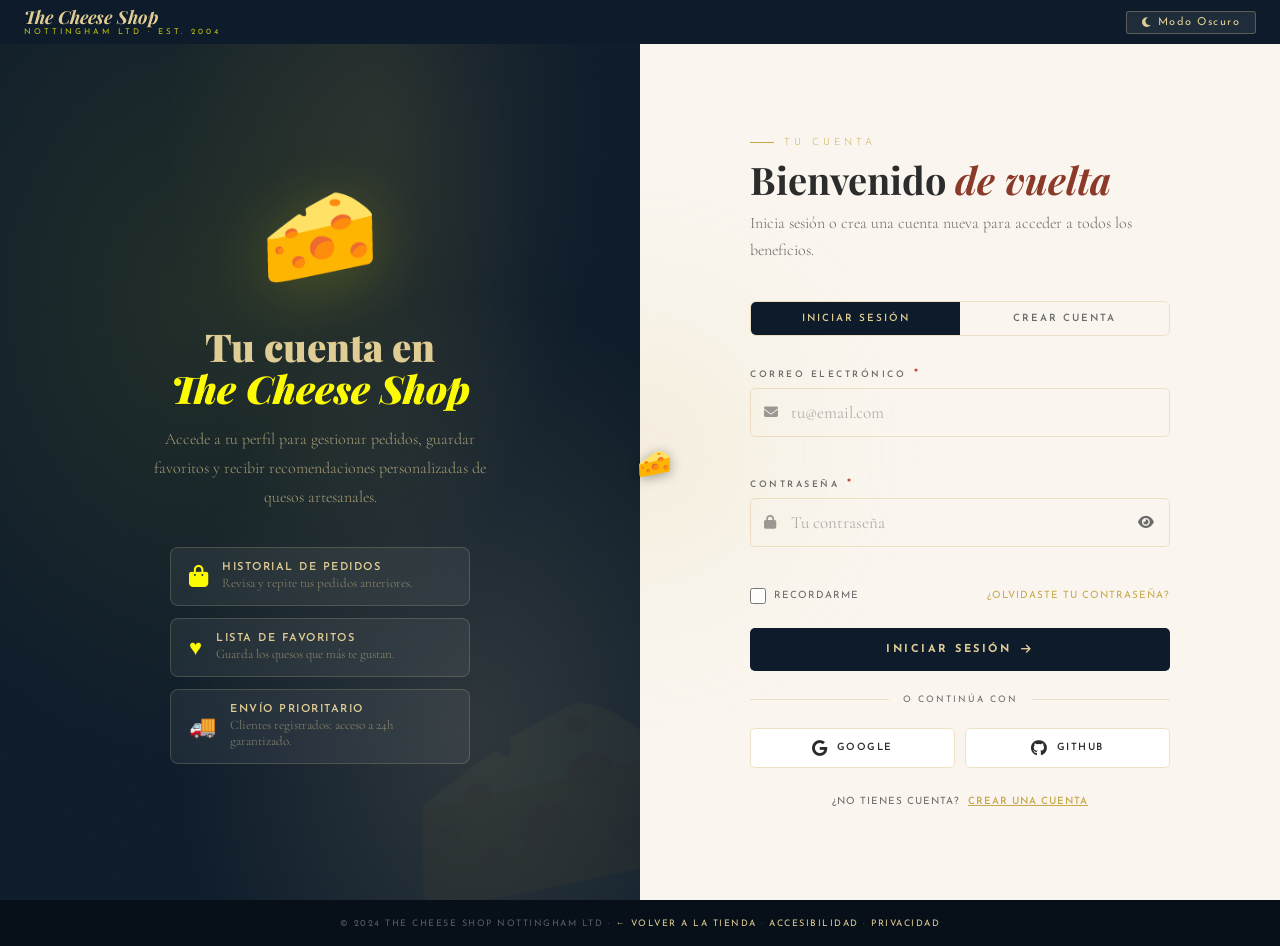
<file: login.html>
<!DOCTYPE html>
<html lang="es" data-theme="light">
<head>
<meta charset="UTF-8">
<meta name="viewport" content="width=device-width, initial-scale=1.0">
<title>Iniciar Sesión · The Cheese Shop Nottingham</title>
<meta name="description" content="Accede a tu cuenta en The Cheese Shop Nottingham. Gestiona tus pedidos y preferencias de quesos artesanales.">
<link rel="preconnect" href="https://fonts.googleapis.com">
<link href="https://fonts.googleapis.com/css2?family=Playfair+Display:ital,wght@0,400;0,600;0,700;0,900;1,400;1,700&family=Cormorant+Garamond:ital,wght@0,300;0,400;0,500;1,300;1,400&family=Josefin+Sans:wght@200;300;400;600;700&display=swap" rel="stylesheet">
<!-- Font Awesome -->
<link rel="stylesheet" href="https://cdnjs.cloudflare.com/ajax/libs/font-awesome/6.5.0/css/all.min.css">
<link rel="stylesheet" href="login.css">
</head>
<body>

<!-- CURSOR FOG EFFECT -->
<div class="cursor-fog" id="cursor-fog" aria-hidden="true"></div>
<!-- CHEESE CURSOR -->
<div class="cursor-cheese" id="cursor-cheese" aria-hidden="true">🧀</div>

<!-- SKIP LINK -->
<a href="#login-form" class="skip-link">Saltar al formulario de inicio de sesión</a>

<!-- TOP BAR -->
<header class="top-bar" role="banner">
  <a class="top-bar-brand" href="index.html" aria-label="The Cheese Shop Nottingham">
    <span class="top-bar-name">The Cheese Shop</span>
    <span class="top-bar-sub">Nottingham Ltd · Est. 2004</span>
  </a>
  <div class="top-bar-right">
    <button class="theme-toggle" id="theme-btn" onclick="toggleTheme()" aria-pressed="false" aria-label="Alternar modo oscuro">
      <i class="fa-solid fa-moon" aria-hidden="true"></i> <span id="theme-label">Modo Oscuro</span>
    </button>
  </div>
</header>

<!-- MAIN LAYOUT -->
<div class="login-layout" role="main">

  <!-- LEFT: DECORATIVE VISUAL -->
  <div class="login-visual" aria-hidden="true">
    <div class="login-visual-noise"></div>
    <div class="visual-content">
      <span class="visual-emoji">🧀</span>
      <h2 class="visual-title">
        Tu cuenta en<br><em>The Cheese Shop</em>
      </h2>
      <p class="visual-text">
        Accede a tu perfil para gestionar pedidos, guardar favoritos y recibir recomendaciones personalizadas de quesos artesanales.
      </p>
      <div class="visual-badges">
        <div class="visual-badge">
          <span class="visual-badge-icon"><i class="fa-solid fa-bag-shopping"></i></span>
          <div>
            <div class="visual-badge-text">Historial de pedidos</div>
            <div class="visual-badge-sub">Revisa y repite tus pedidos anteriores.</div>
          </div>
        </div>
        <div class="visual-badge">
          <span class="visual-badge-icon">♥</span>
          <div>
            <div class="visual-badge-text">Lista de favoritos</div>
            <div class="visual-badge-sub">Guarda los quesos que más te gustan.</div>
          </div>
        </div>
        <div class="visual-badge">
          <span class="visual-badge-icon">🚚</span>
          <div>
            <div class="visual-badge-text">Envío prioritario</div>
            <div class="visual-badge-sub">Clientes registrados: acceso a 24h garantizado.</div>
          </div>
        </div>
      </div>
    </div>
    <div class="visual-decoration" aria-hidden="true">🧀</div>
  </div>

  <!-- RIGHT: FORM PANEL -->
  <div class="login-form-panel" id="login-form">
    <div class="login-card">
      <div class="login-eyebrow">Tu cuenta</div>
      <h1 class="login-heading" id="form-heading">Bienvenido <em>de vuelta</em></h1>
      <p class="login-subtext" id="form-subtext">Inicia sesión o crea una cuenta nueva para acceder a todos los beneficios.</p>

      <!-- TABS -->
      <div class="auth-tabs" role="tablist" aria-label="Selección de formulario">
        <button class="auth-tab active" id="tab-login" role="tab" aria-selected="true" aria-controls="panel-login" onclick="switchTab('login')">
          Iniciar sesión
        </button>
        <button class="auth-tab" id="tab-register" role="tab" aria-selected="false" aria-controls="panel-register" onclick="switchTab('register')">
          Crear cuenta
        </button>
      </div>

      <!-- ── LOGIN PANEL ── -->
      <div class="auth-panel active" id="panel-login" role="tabpanel" aria-labelledby="tab-login">
        <form id="login-form-el" onsubmit="handleLogin(event)" novalidate aria-label="Formulario de inicio de sesión">

          <div class="form-field">
            <label class="form-label" for="login-email">
              Correo electrónico <span class="req" aria-hidden="true">*</span>
            </label>
            <div class="input-wrap">
              <span class="input-icon" aria-hidden="true"><i class="fa-solid fa-envelope"></i></span>
              <input type="email" id="login-email" class="form-input"
                placeholder="tu@email.com"
                autocomplete="email"
                required aria-required="true"
                aria-describedby="login-email-hint"
                oninput="validateLoginField(this)">
            </div>
            <div class="form-hint" id="login-email-hint" role="alert" aria-live="polite"></div>
          </div>

          <div class="form-field">
            <label class="form-label" for="login-pass">
              Contraseña <span class="req" aria-hidden="true">*</span>
            </label>
            <div class="input-wrap">
              <span class="input-icon" aria-hidden="true"><i class="fa-solid fa-lock"></i></span>
              <input type="password" id="login-pass" class="form-input"
                placeholder="Tu contraseña"
                autocomplete="current-password"
                required aria-required="true"
                aria-describedby="login-pass-hint"
                oninput="validateLoginField(this)">
              <button type="button" class="password-toggle"
                onclick="togglePasswordVisibility('login-pass', this)"
                aria-label="Mostrar contraseña">
                <i class="fa-solid fa-eye" aria-hidden="true"></i>
              </button>
            </div>
            <div class="form-hint" id="login-pass-hint" role="alert" aria-live="polite"></div>
          </div>

          <div class="form-extras">
            <label class="checkbox-wrap">
              <input type="checkbox" id="remember-me" aria-label="Recordarme en este dispositivo">
              <span class="checkbox-label">Recordarme</span>
            </label>
            <a href="#" class="forgot-link" onclick="handleForgotPassword(event)">¿Olvidaste tu contraseña?</a>
          </div>

          <button type="submit" class="submit-btn" id="login-submit-btn">
            <span id="login-btn-text">Iniciar Sesión</span>
            <i class="fa-solid fa-arrow-right" aria-hidden="true"></i>
          </button>

          <div class="divider">O continúa con</div>

          <div class="social-btns" role="group" aria-label="Opciones de inicio de sesión social">
            <button type="button" class="social-btn social-btn--google" onclick="socialLogin('google')" aria-label="Iniciar sesión con Google">
              <i class="fa-brands fa-google social-icon" aria-hidden="true"></i> Google
            </button>
            <button type="button" class="social-btn social-btn--github" onclick="socialLogin('github')" aria-label="Iniciar sesión con GitHub">
              <i class="fa-brands fa-github social-icon" aria-hidden="true"></i> GitHub
            </button>
          </div>

          <div class="auth-switch" role="note">
            ¿No tienes cuenta?
            <button type="button" onclick="switchTab('register')" aria-label="Ir al formulario de registro">Crear una cuenta</button>
          </div>
        </form>
      </div>

      <!-- ── REGISTER PANEL ── -->
      <div class="auth-panel" id="panel-register" role="tabpanel" aria-labelledby="tab-register">
        <form id="register-form-el" onsubmit="handleRegister(event)" novalidate aria-label="Formulario de creación de cuenta">

          <div class="name-row">
            <div class="form-field">
              <label class="form-label" for="reg-fname">
                Nombre <span class="req" aria-hidden="true">*</span>
              </label>
              <div class="input-wrap">
                <span class="input-icon" aria-hidden="true"><i class="fa-solid fa-user"></i></span>
                <input type="text" id="reg-fname" class="form-input"
                  placeholder="Nombre"
                  autocomplete="given-name"
                  required aria-required="true" minlength="2"
                  aria-describedby="reg-fname-hint"
                  oninput="validateRegField(this)">
              </div>
              <div class="form-hint" id="reg-fname-hint" role="alert" aria-live="polite"></div>
            </div>
            <div class="form-field">
              <label class="form-label" for="reg-lname">
                Apellidos <span class="req" aria-hidden="true">*</span>
              </label>
              <div class="input-wrap">
                <span class="input-icon" aria-hidden="true"><i class="fa-solid fa-user"></i></span>
                <input type="text" id="reg-lname" class="form-input"
                  placeholder="Apellidos"
                  autocomplete="family-name"
                  required aria-required="true" minlength="2"
                  aria-describedby="reg-lname-hint"
                  oninput="validateRegField(this)">
              </div>
              <div class="form-hint" id="reg-lname-hint" role="alert" aria-live="polite"></div>
            </div>
          </div>

          <div class="form-field">
            <label class="form-label" for="reg-email">
              Correo electrónico <span class="req" aria-hidden="true">*</span>
            </label>
            <div class="input-wrap">
              <span class="input-icon" aria-hidden="true"><i class="fa-solid fa-envelope"></i></span>
              <input type="email" id="reg-email" class="form-input"
                placeholder="tu@email.com"
                autocomplete="email"
                required aria-required="true"
                aria-describedby="reg-email-hint"
                oninput="validateRegField(this)">
            </div>
            <div class="form-hint" id="reg-email-hint" role="alert" aria-live="polite"></div>
          </div>

          <div class="form-field">
            <label class="form-label" for="reg-pass">
              Contraseña <span class="req" aria-hidden="true">*</span>
            </label>
            <div class="input-wrap">
              <span class="input-icon" aria-hidden="true"><i class="fa-solid fa-lock"></i></span>
              <input type="password" id="reg-pass" class="form-input"
                placeholder="Mínimo 8 caracteres"
                autocomplete="new-password"
                required aria-required="true" minlength="8"
                aria-describedby="reg-pass-hint strength-label"
                oninput="validateRegField(this); updateStrength(this.value)">
              <button type="button" class="password-toggle"
                onclick="togglePasswordVisibility('reg-pass', this)"
                aria-label="Mostrar contraseña">
                <i class="fa-solid fa-eye" aria-hidden="true"></i>
              </button>
            </div>
            <!-- Strength bar -->
            <div class="strength-bar" role="progressbar" aria-label="Fortaleza de contraseña" aria-valuemin="0" aria-valuemax="100" aria-valuenow="0">
              <div class="strength-fill" id="strength-fill"></div>
            </div>
            <div class="strength-label" id="strength-label" aria-live="polite"></div>
            <div class="strength-requirements" id="strength-requirements" aria-live="polite">
              <span class="req-item" id="req-length"><i class="fa-solid fa-circle-xmark"></i> Mínimo 8 caracteres</span>
              <span class="req-item" id="req-upper"><i class="fa-solid fa-circle-xmark"></i> Una mayúscula</span>
              <span class="req-item" id="req-number"><i class="fa-solid fa-circle-xmark"></i> Un número</span>
              <span class="req-item" id="req-special"><i class="fa-solid fa-circle-xmark"></i> Un carácter especial</span>
            </div>
            <div class="form-hint" id="reg-pass-hint" role="alert" aria-live="polite"></div>
          </div>

          <div class="terms-field">
            <label class="checkbox-wrap">
              <input type="checkbox" id="terms" required aria-required="true" aria-describedby="terms-desc terms-hint">
              <span class="checkbox-label" id="terms-desc">
                Acepto los <a href="#" class="terms-link">términos de uso</a> y la <a href="#" class="terms-link">política de privacidad</a>
              </span>
            </label>
            <div class="form-hint" id="terms-hint" role="alert" aria-live="polite"></div>
          </div>

          <button type="submit" class="submit-btn" id="register-submit-btn">
            <span id="reg-btn-text">Crear mi cuenta</span>
            <i class="fa-solid fa-arrow-right" aria-hidden="true"></i>
          </button>

          <div class="auth-switch" role="note">
            ¿Ya tienes cuenta?
            <button type="button" onclick="switchTab('login')" aria-label="Ir al formulario de inicio de sesión">Inicia sesión aquí</button>
          </div>
        </form>
      </div>

    </div><!-- /login-card -->
  </div><!-- /login-form-panel -->

</div><!-- /login-layout -->

<!-- FOOTER -->
<footer class="login-footer" role="contentinfo">
  <span>© 2024 The Cheese Shop Nottingham Ltd · </span>
  <a href="index.html">← Volver a la tienda</a>
  <span> · </span>
  <a href="#">Accesibilidad</a>
  <span> · </span>
  <a href="#">Privacidad</a>
</footer>

<!-- TOAST -->
<div class="toast-container" id="toast-container" role="status" aria-live="polite" aria-atomic="true"></div>

<script src="login.js"></script>
</body>
</html>
</file>
<file: login.css>
/* ═══════════════════════════════════════════
   CSS CUSTOM PROPERTIES
   Paleta: Crema #FDFB04, Beige #E0CD95, Navy, Gold
═══════════════════════════════════════════ */
:root {
  /* Brand palette */
  --navy:          #0d1b2a;
  --navy-mid:      #1a3050;
  --cream-bright:  #FDFB04;   /* Crema — acento vivo */
  --beige:         #E0CD95;   /* Beige — base cálida */
  --cream:         #f5efe3;
  --parchment:     #ede0c4;
  --gold:          #c9a84c;
  --gold-light:    #e8c97e;
  --rust:          #8b3a2a;
  --warm-white:    #faf6ef;
  --charcoal:      #2c2c2c;
  --mid-gray:      #6b6b6b;
  --light-gray:    #e8e4db;
  --success:       #2a7a3b;
  --error:         #c0392b;
  --shadow-sm:     rgba(13,27,42,0.08);
  --shadow-md:     rgba(13,27,42,0.15);
  --shadow-lg:     rgba(13,27,42,0.25);
  --font-scale:    1;

  /* Theme tokens */
  --bg-primary:    var(--warm-white);
  --bg-secondary:  var(--cream);
  --bg-card:       #ffffff;
  --text-primary:  var(--charcoal);
  --text-secondary:var(--mid-gray);
  --border-color:  var(--parchment);
  --nav-bg:        var(--cream);
  --input-bg:      var(--warm-white);
  --focus-ring:    #005fcc;

  /* Fog / glow */
  --fog-color:     rgba(224, 205, 149, 0.18);
  --fog-size:      520px;
}

[data-theme="dark"] {
  --bg-primary:    #121820;
  --bg-secondary:  #1a2430;
  --bg-card:       #1e2d3d;
  --text-primary:  #e8e0d0;
  --text-secondary:#c2b5a5;
  --border-color:  #2a3d52;
  --nav-bg:        #0d1520;
  --input-bg:      #162030;
  --parchment:     #2a3d52;
  --light-gray:    #2a3d52;
  --warm-white:    #121820;
  --cream:         #1a2430;
  --charcoal:      #e8e0d0;
  --mid-gray:      #c2b5a5;
  --shadow-sm:     rgba(0,0,0,0.2);
  --shadow-md:     rgba(0,0,0,0.35);
  --shadow-lg:     rgba(0,0,0,0.5);
  --fog-color:     rgba(201, 168, 76, 0.12);
}

*, *::before, *::after { margin:0; padding:0; box-sizing:border-box; }
html { scroll-behavior:smooth; font-size:calc(16px * var(--font-scale)); }
body {
  font-family: 'Cormorant Garamond', Georgia, serif;
  background: var(--bg-primary);
  color: var(--text-primary);
  min-height: 100vh;
  display: flex;
  flex-direction: column;
  transition: background 0.3s, color 0.3s;
  cursor: none; /* hide default cursor — custom fog cursor active */
}

/* ═══════════════════════════════════════════
   CURSOR — Cheese icon + glow fog
═══════════════════════════════════════════ */

/* Hide system cursor on the login page */
body { cursor: none !important; }

/* Glow fog behind cursor */
.cursor-fog {
  position: fixed;
  top: 0; left: 0;
  width: var(--fog-size);
  height: var(--fog-size);
  border-radius: 50%;
  pointer-events: none;
  z-index: 9996;
  transform: translate(-50%, -50%);
  background: radial-gradient(
    circle at center,
    var(--fog-color) 0%,
    rgba(224, 205, 149, 0.06) 40%,
    transparent 70%
  );
  filter: blur(28px);
  transition: opacity 0.4s ease;
  will-change: transform;
  mix-blend-mode: multiply;
}
[data-theme="dark"] .cursor-fog {
  mix-blend-mode: screen;
  background: radial-gradient(
    circle at center,
    rgba(201,168,76,0.15) 0%,
    rgba(201,168,76,0.05) 40%,
    transparent 70%
  );
}

/* Cheese cursor icon */
.cursor-cheese {
  position: fixed;
  top: 0; left: 0;
  width: 36px;
  height: 36px;
  pointer-events: none;
  z-index: 9999;
  transform: translate(-4px, -4px);
  will-change: transform;
  transition: opacity 0.3s;
  /* drop-shadow for visibility on both themes */
  filter: drop-shadow(0 2px 6px rgba(0,0,0,0.35));
  font-size: 28px;
  line-height: 1;
  display: flex;
  align-items: center;
  justify-content: center;
  user-select: none;
  /* subtle scale animation on click */
}
.cursor-cheese.clicking {
  transform: translate(-4px, -4px) scale(0.82);
  transition: transform 0.08s;
}

/* Trail dots */
.cursor-trail {
  position: fixed;
  pointer-events: none;
  z-index: 9997;
  width: 8px; height: 8px;
  border-radius: 50%;
  background: var(--gold);
  opacity: 0;
  transform: translate(-50%, -50%);
  animation: trailFade 0.5s forwards;
}
@keyframes trailFade {
  0%   { opacity: 0.55; transform: translate(-50%, -50%) scale(1); }
  100% { opacity: 0;    transform: translate(-50%, -50%) scale(0.2); }
}

/* Restore default cursor for interactive elements */
a, button, input, label, select, textarea, [tabindex] {
  cursor: pointer;
}
input[type="text"],
input[type="email"],
input[type="password"] {
  cursor: text;
}

/* ── SKIP LINK ── */
.skip-link {
  position: fixed; top: -100px; left: 20px; z-index: 9999;
  background: var(--focus-ring); color: #fff;
  padding: 10px 20px; border-radius: 4px;
  font-family: 'Josefin Sans', sans-serif;
  font-size: 13px; font-weight: 600; letter-spacing: 1px;
  text-decoration: none; transition: top 0.2s;
}
.skip-link:focus { top: 20px; }

:focus-visible { outline: 3px solid var(--focus-ring); outline-offset: 3px; border-radius: 3px; }
:focus:not(:focus-visible) { outline: none; }

/* ═══════════════════════════════════════════
   TOP BAR
═══════════════════════════════════════════ */
.top-bar {
  background: var(--navy);
  padding: 8px 24px;
  display: flex;
  align-items: center;
  justify-content: space-between;
  flex-wrap: wrap;
  gap: 8px;
}
.top-bar-brand {
  text-decoration: none;
  display: flex;
  flex-direction: column;
  line-height: 1;
}
.top-bar-name {
  font-family: 'Playfair Display', serif;
  font-size: 18px;
  font-weight: 700;
  font-style: italic;
  color: var(--beige);
}
.top-bar-sub {
  font-family: 'Josefin Sans', sans-serif;
  font-size: 8px;
  letter-spacing: 3px;
  text-transform: uppercase;
  color: var(--cream-bright);
  opacity: 0.75;
  margin-top: 2px;
}
.top-bar-right {
  display: flex;
  align-items: center;
  gap: 16px;
}
.top-bar-link {
  font-family: 'Josefin Sans', sans-serif;
  font-size: 10px;
  letter-spacing: 2px;
  text-transform: uppercase;
  color: rgba(245,239,227,0.6);
  text-decoration: none;
  transition: color 0.2s;
  display: flex;
  align-items: center;
  gap: 6px;
}
.top-bar-link:hover { color: var(--beige); }
.theme-toggle {
  background: rgba(255,255,255,0.08);
  border: 1px solid rgba(224,205,149,0.3);
  color: var(--beige);
  font-family: 'Josefin Sans', sans-serif;
  font-size: 11px;
  letter-spacing: 1.5px;
  padding: 5px 12px;
  border-radius: 3px;
  cursor: pointer;
  transition: all 0.2s;
  display: flex;
  align-items: center;
  gap: 6px;
}
.theme-toggle:hover {
  background: var(--cream-bright);
  color: var(--navy);
  border-color: var(--cream-bright);
}

/* ═══════════════════════════════════════════
   MAIN LAYOUT
═══════════════════════════════════════════ */
.login-layout {
  flex: 1;
  display: grid;
  grid-template-columns: 1fr 1fr;
  min-height: calc(100vh - 44px);
}

/* LEFT — decorative panel */
.login-visual {
  background: var(--navy);
  position: relative;
  display: flex;
  flex-direction: column;
  align-items: center;
  justify-content: center;
  padding: 60px 50px;
  overflow: hidden;
}
.login-visual::before {
  content: '';
  position: absolute; inset: 0;
  background:
    radial-gradient(ellipse at 30% 30%, rgba(253,251,4,0.08) 0%, transparent 55%),
    radial-gradient(ellipse at 75% 80%, rgba(224,205,149,0.15) 0%, transparent 45%),
    radial-gradient(ellipse at 60% 10%, rgba(201,168,76,0.12) 0%, transparent 40%);
}
.login-visual-noise {
  position: absolute; inset: 0;
  opacity: 0.025;
  background-image: url("data:image/svg+xml,%3Csvg viewBox='0 0 256 256' xmlns='http://www.w3.org/2000/svg'%3E%3Cfilter id='noise'%3E%3CfeTurbulence type='fractalNoise' baseFrequency='0.9' numOctaves='4' stitchTiles='stitch'/%3E%3C/filter%3E%3Crect width='100%25' height='100%25' filter='url(%23noise)' opacity='1'/%3E%3C/svg%3E");
  background-size: 200px;
}
.visual-content {
  position: relative; z-index: 2;
  text-align: center;
  animation: fadeSlideLeft 0.8s 0.1s cubic-bezier(0.25,0.46,0.45,0.94) both;
}
@keyframes fadeSlideLeft {
  from { opacity:0; transform:translateX(-24px); }
  to   { opacity:1; transform:none; }
}
.visual-emoji {
  font-size: 96px;
  display: block;
  margin-bottom: 28px;
  filter: drop-shadow(0 8px 32px rgba(253,251,4,0.2));
  animation: float 4s ease-in-out infinite;
}
@keyframes float {
  0%,100% { transform: translateY(0); }
  50%     { transform: translateY(-12px); }
}
.visual-title {
  font-family: 'Playfair Display', serif;
  font-size: clamp(28px, 3vw, 42px);
  font-weight: 900;
  line-height: 1.1;
  color: var(--beige);
  margin-bottom: 16px;
}
.visual-title em {
  font-style: italic;
  color: var(--cream-bright);
  display: block;
}
.visual-text {
  font-size: 16px;
  font-weight: 300;
  line-height: 1.8;
  color: rgba(224,205,149,0.7);
  max-width: 340px;
  margin: 0 auto 36px;
}
.visual-badges {
  display: flex;
  flex-direction: column;
  gap: 12px;
  text-align: left;
  max-width: 300px;
  margin: 0 auto;
}
.visual-badge {
  display: flex;
  align-items: center;
  gap: 14px;
  background: rgba(255,255,255,0.06);
  border: 1px solid rgba(224,205,149,0.2);
  border-radius: 8px;
  padding: 14px 18px;
  transition: background 0.3s, border-color 0.3s;
}
.visual-badge:hover {
  background: rgba(253,251,4,0.06);
  border-color: rgba(253,251,4,0.25);
}
.visual-badge-icon {
  font-size: 22px;
  flex-shrink: 0;
  color: var(--cream-bright);
}
.visual-badge-text {
  font-family: 'Josefin Sans', sans-serif;
  font-size: 11px;
  font-weight: 600;
  letter-spacing: 1.5px;
  text-transform: uppercase;
  color: var(--beige);
  margin-bottom: 2px;
}
.visual-badge-sub {
  font-size: 13px;
  font-weight: 300;
  color: rgba(224,205,149,0.55);
}
.visual-decoration {
  position: absolute;
  font-size: 220px;
  opacity: 0.03;
  bottom: -40px;
  right: -40px;
  pointer-events: none;
  user-select: none;
}

/* RIGHT — form panel */
.login-form-panel {
  display: flex;
  flex-direction: column;
  align-items: center;
  justify-content: center;
  padding: 60px 48px;
  background: var(--bg-primary);
}
.login-card {
  width: 100%;
  max-width: 420px;
  animation: fadeSlideRight 0.8s 0.2s cubic-bezier(0.25,0.46,0.45,0.94) both;
}
@keyframes fadeSlideRight {
  from { opacity:0; transform:translateX(24px); }
  to   { opacity:1; transform:none; }
}
.login-eyebrow {
  font-family: 'Josefin Sans', sans-serif;
  font-size: 10px;
  font-weight: 300;
  letter-spacing: 4px;
  text-transform: uppercase;
  color: var(--gold);
  margin-bottom: 10px;
  display: flex;
  align-items: center;
  gap: 10px;
}
.login-eyebrow::before { content:''; width:24px; height:1px; background:var(--gold); }
.login-heading {
  font-family: 'Playfair Display', serif;
  font-size: clamp(28px, 3vw, 38px);
  font-weight: 700;
  color: var(--text-primary);
  margin-bottom: 8px;
  line-height: 1.15;
}
.login-heading em { font-style:italic; color:var(--rust); }
.login-subtext {
  font-size: 16px;
  font-weight: 300;
  color: var(--text-secondary);
  line-height: 1.7;
  margin-bottom: 36px;
}

/* Tabs */
.auth-tabs {
  display: flex;
  border: 1px solid var(--border-color);
  border-radius: 6px;
  overflow: hidden;
  margin-bottom: 32px;
}
.auth-tab {
  flex: 1;
  padding: 11px 0;
  font-family: 'Josefin Sans', sans-serif;
  font-size: 10px;
  font-weight: 600;
  letter-spacing: 2px;
  text-transform: uppercase;
  background: none;
  border: none;
  color: var(--text-secondary);
  cursor: pointer;
  transition: all 0.25s;
}
.auth-tab.active {
  background: var(--navy);
  color: var(--beige);
}
.auth-tab:not(.active):hover {
  background: var(--bg-secondary);
  color: var(--text-primary);
}

/* Form panels */
.auth-panel { display: none; }
.auth-panel.active { display: block; }

/* Form fields */
.form-field { margin-bottom: 20px; }
.form-label {
  display: block;
  font-family: 'Josefin Sans', sans-serif;
  font-size: 9px;
  font-weight: 600;
  letter-spacing: 2.5px;
  text-transform: uppercase;
  color: var(--text-secondary);
  margin-bottom: 8px;
}
.form-label .req { color: var(--error); font-size: 12px; margin-left: 2px; }
.input-wrap { position: relative; }
.input-icon {
  position: absolute;
  left: 14px; top: 50%;
  transform: translateY(-50%);
  font-size: 14px;
  pointer-events: none;
  opacity: 0.45;
  color: var(--text-primary);
}
.form-input {
  width: 100%;
  padding: 13px 14px 13px 40px;
  background: var(--input-bg);
  border: 1.5px solid var(--border-color);
  border-radius: 5px;
  color: var(--text-primary);
  font-family: 'Cormorant Garamond', serif;
  font-size: 17px;
  outline: none;
  transition: border-color 0.25s, box-shadow 0.25s;
  cursor: text;
}
.form-input:focus {
  border-color: var(--gold);
  box-shadow: 0 0 0 3px rgba(201,168,76,0.15);
}
.form-input.error {
  border-color: var(--error);
  box-shadow: 0 0 0 3px rgba(192,57,43,0.12);
}
.form-input.success {
  border-color: var(--success);
  box-shadow: 0 0 0 3px rgba(42,122,59,0.12);
}
.form-input::placeholder { color: var(--text-secondary); opacity: 0.5; }
.password-toggle {
  position: absolute;
  right: 12px; top: 50%;
  transform: translateY(-50%);
  background: none;
  border: none;
  cursor: pointer;
  font-size: 14px;
  padding: 4px;
  color: var(--text-secondary);
  transition: color 0.2s;
  line-height: 1;
}
.password-toggle:hover { color: var(--gold); }
.form-hint {
  font-family: 'Josefin Sans', sans-serif;
  font-size: 10px;
  letter-spacing: 1px;
  margin-top: 5px;
  min-height: 16px;
}
.hint-error  { color: var(--error); }
.hint-success{ color: var(--success); }

/* Extras */
.form-extras {
  display: flex;
  align-items: center;
  justify-content: space-between;
  margin-bottom: 24px;
  gap: 10px;
  flex-wrap: wrap;
}
.checkbox-wrap {
  display: flex;
  align-items: center;
  gap: 8px;
  cursor: pointer;
}
.checkbox-wrap input[type="checkbox"] {
  width: 16px; height: 16px;
  accent-color: var(--gold);
  cursor: pointer;
}
.checkbox-label {
  font-family: 'Josefin Sans', sans-serif;
  font-size: 10px;
  letter-spacing: 1px;
  text-transform: uppercase;
  color: var(--text-secondary);
  cursor: pointer;
  user-select: none;
}
.forgot-link {
  font-family: 'Josefin Sans', sans-serif;
  font-size: 10px;
  letter-spacing: 1px;
  text-transform: uppercase;
  color: var(--gold);
  text-decoration: none;
  transition: color 0.2s;
}
.forgot-link:hover { color: var(--beige); text-decoration: underline; }

/* Submit */
.submit-btn {
  width: 100%;
  background: var(--navy);
  color: var(--beige);
  border: none;
  padding: 16px;
  border-radius: 5px;
  cursor: pointer;
  font-family: 'Josefin Sans', sans-serif;
  font-size: 11px;
  font-weight: 700;
  letter-spacing: 2.5px;
  text-transform: uppercase;
  transition: all 0.3s;
  display: flex;
  align-items: center;
  justify-content: center;
  gap: 10px;
  margin-bottom: 20px;
  position: relative;
  overflow: hidden;
}
.submit-btn::after {
  content: '';
  position: absolute; inset: 0;
  background: linear-gradient(135deg, var(--cream-bright) 0%, var(--beige) 100%);
  transform: scaleX(0);
  transform-origin: left;
  transition: transform 0.35s cubic-bezier(0.25,0.46,0.45,0.94);
  z-index: 0;
}
.submit-btn:hover::after { transform: scaleX(1); }
.submit-btn:hover { color: var(--navy); }
.submit-btn > * { position: relative; z-index: 1; }
.submit-btn:disabled { opacity: 0.6; cursor: not-allowed; }
.submit-btn:disabled::after { display: none; }
.submit-btn.loading::before {
  content: '';
  position: absolute; top: 50%; left: 50%;
  width: 18px; height: 18px;
  margin: -9px 0 0 -9px;
  border: 2px solid transparent;
  border-top-color: var(--beige);
  border-radius: 50%;
  animation: spin 0.7s linear infinite;
  z-index: 2;
}
@keyframes spin { to { transform: rotate(360deg); } }
.submit-btn.sent { background: var(--success); color: white; }
.submit-btn.sent::after { display: none; }

/* Divider */
.divider {
  display: flex;
  align-items: center;
  gap: 14px;
  margin: 24px 0;
  font-family: 'Josefin Sans', sans-serif;
  font-size: 9px;
  letter-spacing: 2px;
  text-transform: uppercase;
  color: var(--text-secondary);
}
.divider::before, .divider::after {
  content: '';
  flex: 1;
  height: 1px;
  background: var(--border-color);
}

/* Social buttons */
.social-btns {
  display: grid;
  grid-template-columns: 1fr 1fr;
  gap: 10px;
  margin-bottom: 28px;
}
.social-btn {
  display: flex;
  align-items: center;
  justify-content: center;
  gap: 8px;
  padding: 11px 14px;
  border: 1.5px solid var(--border-color);
  border-radius: 5px;
  background: var(--bg-card);
  color: var(--text-primary);
  font-family: 'Josefin Sans', sans-serif;
  font-size: 10px;
  font-weight: 600;
  letter-spacing: 1.5px;
  text-transform: uppercase;
  cursor: pointer;
  transition: all 0.25s;
}
.social-btn:hover {
  border-color: var(--cream-bright);
  background: rgba(253,251,4,0.06);
  color: var(--text-primary);
}
.social-icon { font-size: 16px; }

/* Register extra fields */
.name-row {
  display: grid;
  grid-template-columns: 1fr 1fr;
  gap: 14px;
}

/* Password strength */
.strength-bar {
  height: 4px;
  background: var(--border-color);
  border-radius: 2px;
  margin-top: 8px;
  overflow: hidden;
}
.strength-fill {
  height: 100%;
  width: 0%;
  border-radius: 2px;
  transition: width 0.4s cubic-bezier(0.25,0.46,0.45,0.94), background 0.4s;
}
.strength-label {
  font-family: 'Josefin Sans', sans-serif;
  font-size: 9px;
  font-weight: 700;
  letter-spacing: 2px;
  text-transform: uppercase;
  margin-top: 6px;
  color: var(--text-secondary);
}

/* Password requirements checklist */
.strength-requirements {
  display: grid;
  grid-template-columns: 1fr 1fr;
  gap: 4px 12px;
  margin-top: 8px;
  margin-bottom: 4px;
}
.req-item {
  font-family: 'Josefin Sans', sans-serif;
  font-size: 9px;
  letter-spacing: 0.5px;
  color: var(--text-secondary);
  display: flex;
  align-items: center;
  gap: 5px;
  transition: color 0.3s;
}
.req-item.met {
  color: var(--success);
}
.req-item i {
  font-size: 10px;
}

/* Terms */
.terms-field { margin-bottom: 20px; }
.terms-link { color: var(--gold); text-decoration: none; }
.terms-link:hover { text-decoration: underline; }

/* Bottom note */
.auth-switch {
  text-align: center;
  font-family: 'Josefin Sans', sans-serif;
  font-size: 10px;
  letter-spacing: 1px;
  text-transform: uppercase;
  color: var(--text-secondary);
}
.auth-switch button {
  background: none;
  border: none;
  color: var(--gold);
  font-family: 'Josefin Sans', sans-serif;
  font-size: 10px;
  font-weight: 600;
  letter-spacing: 1px;
  text-transform: uppercase;
  cursor: pointer;
  text-decoration: underline;
  padding: 0;
  margin-left: 4px;
  transition: color 0.2s;
}
.auth-switch button:hover { color: var(--cream-bright); }

/* ── TOAST ── */
.toast-container {
  position: fixed; bottom: 24px; left: 50%; transform: translateX(-50%);
  z-index: 3000; display: flex; flex-direction: column; gap: 10px; align-items: center; pointer-events: none;
}
.toast {
  background: var(--navy); color: var(--cream);
  padding: 12px 22px; border-radius: 50px;
  font-family: 'Josefin Sans', sans-serif; font-size: 11px;
  font-weight: 400; letter-spacing: 1.5px; text-transform: uppercase;
  box-shadow: 0 8px 32px var(--shadow-lg);
  animation: toastIn 0.3s cubic-bezier(0.25,0.46,0.45,0.94);
  white-space: nowrap; border: 1px solid rgba(224,205,149,0.25);
}
.toast.success { background: var(--success); border-color: transparent; }
.toast.error   { background: var(--error);   border-color: transparent; }
@keyframes toastIn  { from{opacity:0;transform:translateY(20px)} to{opacity:1;transform:none} }
@keyframes toastOut { from{opacity:1} to{opacity:0;transform:translateY(20px)} }
.toast.out { animation: toastOut 0.3s forwards; }

/* ── FOOTER ── */
.login-footer {
  background: #070f18;
  padding: 18px 24px;
  text-align: center;
  font-family: 'Josefin Sans', sans-serif;
  font-size: 9px;
  letter-spacing: 1.5px;
  text-transform: uppercase;
  color: rgba(245,239,227,0.35);
}
.login-footer a { color: var(--beige); text-decoration: none; }
.login-footer a:hover { text-decoration: underline; }

/* ── RESPONSIVE ── */
@media (max-width: 900px) {
  .login-layout { grid-template-columns: 1fr; }
  .login-visual { display: none; }
  .login-form-panel { padding: 40px 28px; justify-content: flex-start; padding-top: 50px; }
}
@media (max-width: 480px) {
  .login-form-panel { padding: 32px 20px; }
  .name-row { grid-template-columns: 1fr; }
  .social-btns { grid-template-columns: 1fr; }
  .strength-requirements { grid-template-columns: 1fr; }
}

/* ── HIGH CONTRAST & REDUCED MOTION ── */
@media (prefers-contrast: high) {
  :root { --gold: #ffd700; --border-color: #888; --cream-bright: #ffff00; }
}
@media (prefers-reduced-motion: reduce) {
  *, *::before, *::after { animation-duration: 0.01ms !important; transition-duration: 0.01ms !important; }
  .cursor-fog { display: none; }
  body { cursor: auto; }
  a, button, input, label { cursor: pointer; }
}

/* ══════════════════════════════════════════
   DARK MODE OVERRIDES
══════════════════════════════════════════ */
[data-theme="dark"] .top-bar { background: #070f18; }
[data-theme="dark"] .top-bar-name { color: var(--beige); }
[data-theme="dark"] .top-bar-link { color: rgba(224,205,149,0.6); }
[data-theme="dark"] .top-bar-link:hover { color: var(--beige); }
[data-theme="dark"] .theme-toggle {
  background: rgba(255,255,255,0.06);
  border-color: rgba(224,205,149,0.3);
  color: var(--beige);
}
[data-theme="dark"] .theme-toggle:hover {
  background: var(--cream-bright);
  color: var(--navy);
  border-color: var(--cream-bright);
}

[data-theme="dark"] .login-form-panel { background: var(--bg-primary); }
[data-theme="dark"] .login-heading { color: var(--text-primary); }
[data-theme="dark"] .auth-tab.active { background: var(--navy-mid); color: var(--beige); }
[data-theme="dark"] .form-input {
  background: var(--input-bg);
  border-color: var(--border-color);
  color: var(--text-primary);
}
[data-theme="dark"] .form-input:focus { border-color: var(--gold); box-shadow: 0 0 0 3px rgba(201,168,76,0.15); }
[data-theme="dark"] .social-btn {
  background: var(--bg-card);
  border-color: var(--border-color);
  color: var(--text-primary);
}
[data-theme="dark"] .social-btn:hover {
  border-color: var(--cream-bright);
  background: rgba(253,251,4,0.05);
}
[data-theme="dark"] .submit-btn { background: var(--navy-mid); color: var(--beige); }
[data-theme="dark"] .submit-btn:hover { color: var(--navy); }
[data-theme="dark"] .login-footer { background: #040a10; color: rgba(224,205,149,0.35); }
/* ═══════════════════════════════════════════
   LOGIN — Social buttons (Google / GitHub)
═══════════════════════════════════════════ */
.social-btn--google:hover {
  border-color: #4285F4;
  background: rgba(66,133,244,0.07);
}
.social-btn--github:hover {
  border-color: var(--text-primary);
  background: rgba(0,0,0,0.06);
}
[data-theme="dark"] .social-btn--github:hover {
  border-color: rgba(255,255,255,0.5);
  background: rgba(255,255,255,0.06);
}

/* Spinner inside social button */
.social-spinner {
  display: inline-block;
  width: 14px; height: 14px;
  border: 2px solid transparent;
  border-top-color: currentColor;
  border-radius: 50%;
  animation: socialSpin 0.6s linear infinite;
  vertical-align: middle;
}
@keyframes socialSpin { to { transform: rotate(360deg); } }

/* Clean top-bar (no nav links on login page) */
.top-bar { gap: 12px; }
.top-bar-right { gap: 12px; }

/* Strengthen theme toggle contrast */
.theme-toggle {
  white-space: nowrap;
  min-width: 130px;
  justify-content: center;
}
</file>
